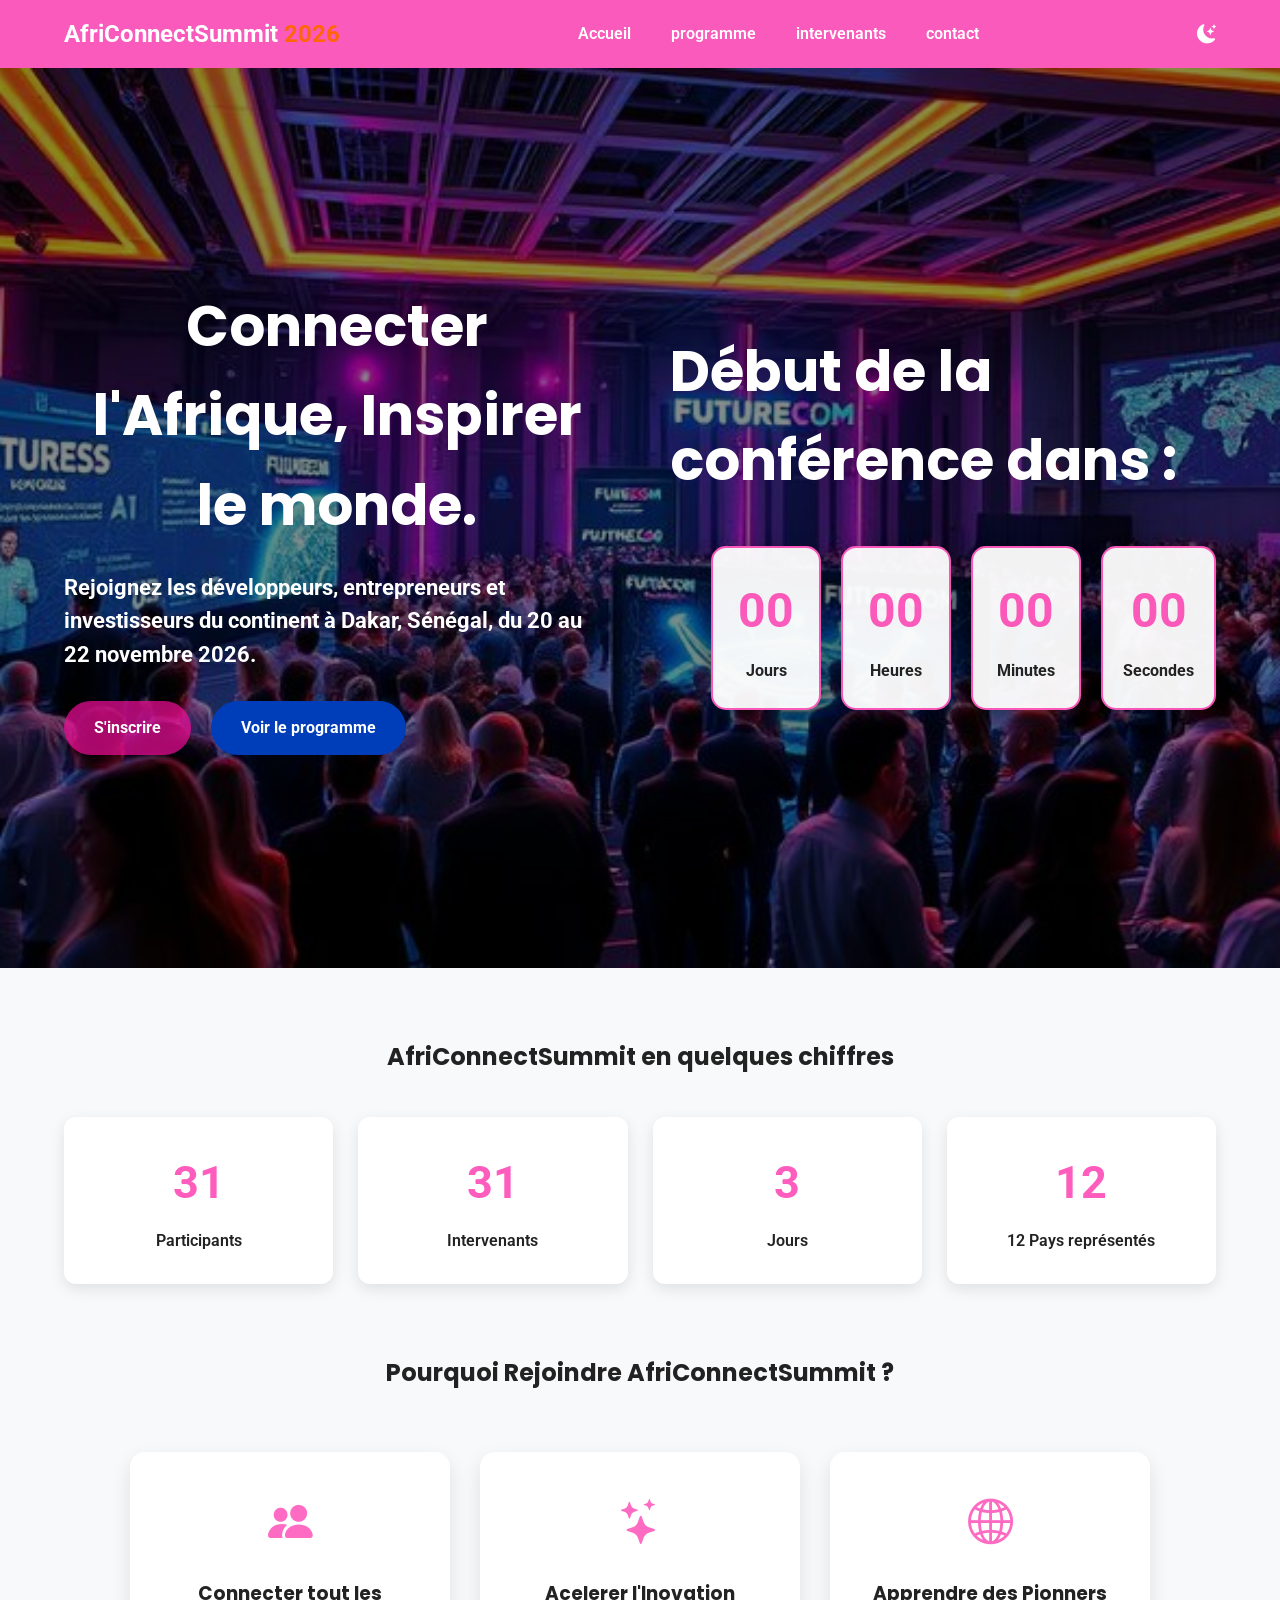
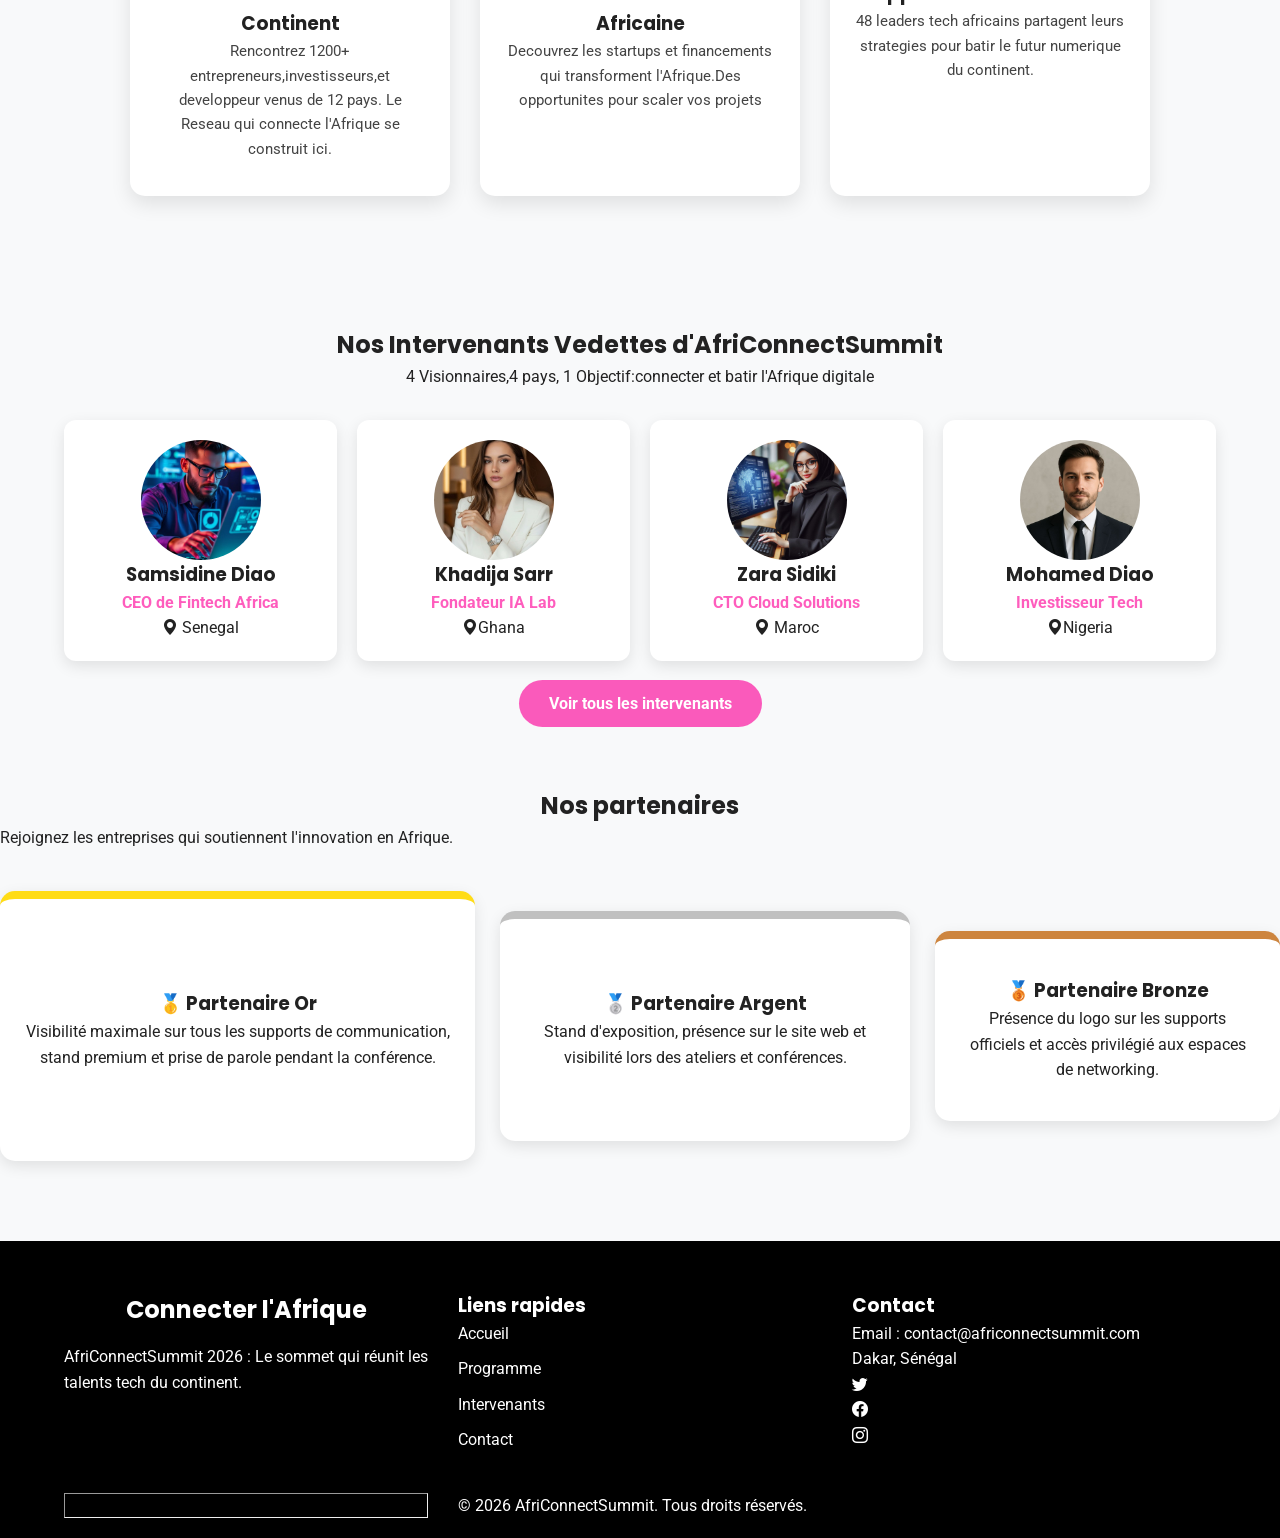
<file: index.html>
<!DOCTYPE html>
<html lang="fr">

<head>
    <meta charset="UTF-8">
    <meta name="viewport" content="width=device-width, initial-scale=1.0">
    <title>AfriConnectSmmit — Accueil</title>
    <link rel="stylesheet" href="css/style.css">
</head>

<body>
    <!-- ================== HEADER ================= -->
    <header>
        <!-- ===================NAVBAR================= -->
        <nav class="navbar">
            <!-- logo -->
            <a href="index.html" class="logo">
                AfriConnectSummit <span>2026</span>
            </a>
            <!-- Menu de navigation  -->
            <ul class="nav-link">
                <li><a href="index.html">Accueil</a></li>
                <li><a href="programme.html">programme</a></li>
                <li><a href="intervenants.html">intervenants</a></li>
                <li><a href="contact.html">contact</a></li>
            </ul>
            <!-- action  -->
            <div class="nav-actions">
                <!-- Bouton dark mode  -->
                <button id="theme-toggle" aria-label="changer le theme">
                    <i class="bi bi-moon-stars-fill"></i>
                </button>
                <!-- Menu hamburger  -->

                <button class="menu-toggle" aria-label="Ouvrir le menu">
                    <i class="bi bi-list"></i>
                </button>

            </div>
        </nav>
    </header>

    <!-- ========================== HERO =============================== -->
    <section class="hero">

        <div class="hero-container">

            <!-- Compteur -->
            <div class="countdown">

                <h1>Début de la conférence dans :</h1>

                <div class="countdown-container">

                    <div class="time-box">
                        <span id="days">00</span>
                        <p>Jours</p>
                    </div>

                    <div class="time-box">
                        <span id="hours">00</span>
                        <p>Heures</p>
                    </div>

                    <div class="time-box">
                        <span id="minutes">00</span>
                        <p>Minutes</p>
                    </div>

                    <div class="time-box">
                        <span id="seconds">00</span>
                        <p>Secondes</p>
                    </div>

                </div>

            </div>

            <!-- Texte -->
            <div class="hero-texte">

                <h2>Connecter l'Afrique, Inspirer le monde.</h2>

                <p>
                    Rejoignez les développeurs, entrepreneurs et investisseurs
                    du continent à Dakar, Sénégal, du 20 au 22 novembre 2026.
                </p>

                <div class="hero-buttons">

                    <a href="contact.html" class="btn btn-primary">
                        S'inscrire
                    </a>

                    <a href="programme.html" class="btn btn-secondary">
                        Voir le programme
                    </a>

                </div>

            </div>

        </div>

    </section>
    <!-- ===================== CHIFFRES CLÉS ===================== -->
    <section class="stats">

        <h2>AfriConnectSummit en quelques chiffres</h2>

        <div class="stats-container">

            <div class="stat-item">
                <span class="counter" data-target="1200">0</span>
                <p> Participants</p>
            </div>

            <div class="stat-item">
                <span class="counter" data-target="48">0</span>
                <p>Intervenants</p>
            </div>

            <div class="stat-item">
                <span class="counter" data-target="3">0</span>
                <p>Jours</p>
            </div>

            <div class="stat-item">
                <span class="counter" data-target="12">0</span>
                <p>12 Pays représentés</p>
            </div>

        </div>

    </section>
    <!-- ==============  Pourquoi participer ============== -->
    <section class="why-join">
        <h2>Pourquoi Rejoindre AfriConnectSummit ?</h2>
        <div class="why-container">

            <div class="why-card">
                <div class="icon"><i class="bi bi-people-fill"></i></div>
                <h3>Connecter tout les Continent</h3>
                <p>Rencontrez 1200+ entrepreneurs,investisseurs,et developpeur venus de 12 pays. Le Reseau qui connecte
                    l'Afrique se construit ici.</p>
            </div>
            <div class="why-card">
                <div class="icon"><i class="bi bi-stars"></i> </div>
                <h3>Acelerer l'Inovation Africaine</h3>
                <p>Decouvrez les startups et financements qui transforment l'Afrique.Des opportunites pour scaler vos
                    projets</p>
            </div>
            <div class="why-card">
                <div class="icon"><i class="bi-globe2"></i></div>
                <h3>Apprendre des Pionners</h3>
                <p>48 leaders tech africains partagent leurs strategies pour batir le futur numerique du continent.</p>
            </div>
        </div>
    </section>
    <!-- ===========================Section Intervenant  Vedettes ==================== -->
    <section class="speakers">
        <h2>Nos Intervenants Vedettes d'AfriConnectSummit</h2>
        <p class="speackers-intro">4 Visionnaires,4 pays, 1 Objectif:connecter et batir l'Afrique digitale </p>
        <div class="speackers-grid">

            <div class="speakers-card">
                <img src="images/avatar16.jpg" alt="Samsidine Diao" width="100">
                <h3>Samsidine Diao</h3>
                <p class="title">CEO de Fintech Africa</p>
                <p><i class="bi bi-geo-alt-fill"> </i>Senegal</p>
            </div>

            <div class="speakers-card">
                <img src="images/avatar4.jpg" alt="Khadija Sarr" width="100">
                <h3>Khadija Sarr</h3>
                <p class="title">Fondateur IA Lab</p>
                <p><i class="bi bi-geo-alt-fill "></i>Ghana</p>
            </div>

            <div class="speakers-card">
                <img src="images/avatar3.jpg" alt="Zara Sidiki" width="100">
                <h3>Zara Sidiki</h3>
                <p class="title">CTO Cloud Solutions</p>
                <p><i class=" bi bi-geo-alt-fill"> </i>Maroc</p>
            </div>

            <div class="speakers-card">
                <img src="images/avatar8.jpg" alt="Mohamed Diao" width="100">
                <h3>Mohamed Diao</h3>
                <p class="title">Investisseur Tech</p>
                <p><i class="  bi bi-geo-alt-fill"></i>Nigeria</p>
            </div>
        </div>
        <a href="intervenants.html" class="btn btn-primary">Voir tous les intervenants</a>
    </section>
    <!-- ===================== SPONSORS =============== -->
    <!-- ================= SPONSORS ================= -->

    <section class="sponsors">

        <h2>Nos partenaires</h2>
        <p>Rejoignez les entreprises qui soutiennent l'innovation en Afrique.</p>

        <div class="sponsors-container">

            <article class="sponsor-card gold">
                <h3>🥇 Partenaire Or</h3>
                <p>Visibilité maximale sur tous les supports de communication, stand premium et prise de parole pendant
                    la conférence.</p>
            </article>

            <article class="sponsor-card silver">
                <h3>🥈 Partenaire Argent</h3>
                <p>Stand d'exposition, présence sur le site web et visibilité lors des ateliers et conférences.</p>
            </article>

            <article class="sponsor-card bronze">
                <h3>🥉 Partenaire Bronze</h3>
                <p>Présence du logo sur les supports officiels et accès privilégié aux espaces de networking.</p>
            </article>

        </div>

    </section>
    <!-- footer  -->
    <footer class="footer">

        <div class="footer-column">
            <h2>Connecter l'Afrique</h2>
            <p>
                AfriConnectSummit 2026 : Le sommet qui réunit les talents tech du continent.
            </p>
        </div>

        <div class="footer-column">
            <h3>Liens rapides</h3>
            <ul>
                <li><a href="index.html">Accueil</a></li>
                <li><a href="programme.html">Programme</a></li>
                <li><a href="intervenants.html">Intervenants</a></li>
                <li><a href="contact.html">Contact</a></li>
            </ul>
        </div>

        <div class="footer-column">
            <h3>Contact</h3>
            <p>Email : contact@africonnectsummit.com</p>
            <p>Dakar, Sénégal</p>

            <a href="#"><i class="bi bi-twitter"></i></a>
            <a href="#"><i class="bi bi-facebook"></i></a>
            <a href="#"><i class="bi bi-instagram"></i></a>
        </div>

        <hr class="bg-secondary">
        <p class="text-center small mb-0">
            © <span id="year"></span> AfriConnectSummit. Tous droits réservés.
        </p>

    </footer>
    <!-- Bouton en  remonte haut -->

    <button id="topBtn">↑</button>



    <link href="https://fonts.googleapis.com/css2?family=Poppins:wght@400;700&family=Roboto&display=swap"
        rel="stylesheet">
    <link href="https://cdn.jsdelivr.net/npm/bootstrap-icons/font/bootstrap-icons.css" rel="stylesheet">
    <script src="js/main.js"></script>

</body>

</html>
</file>
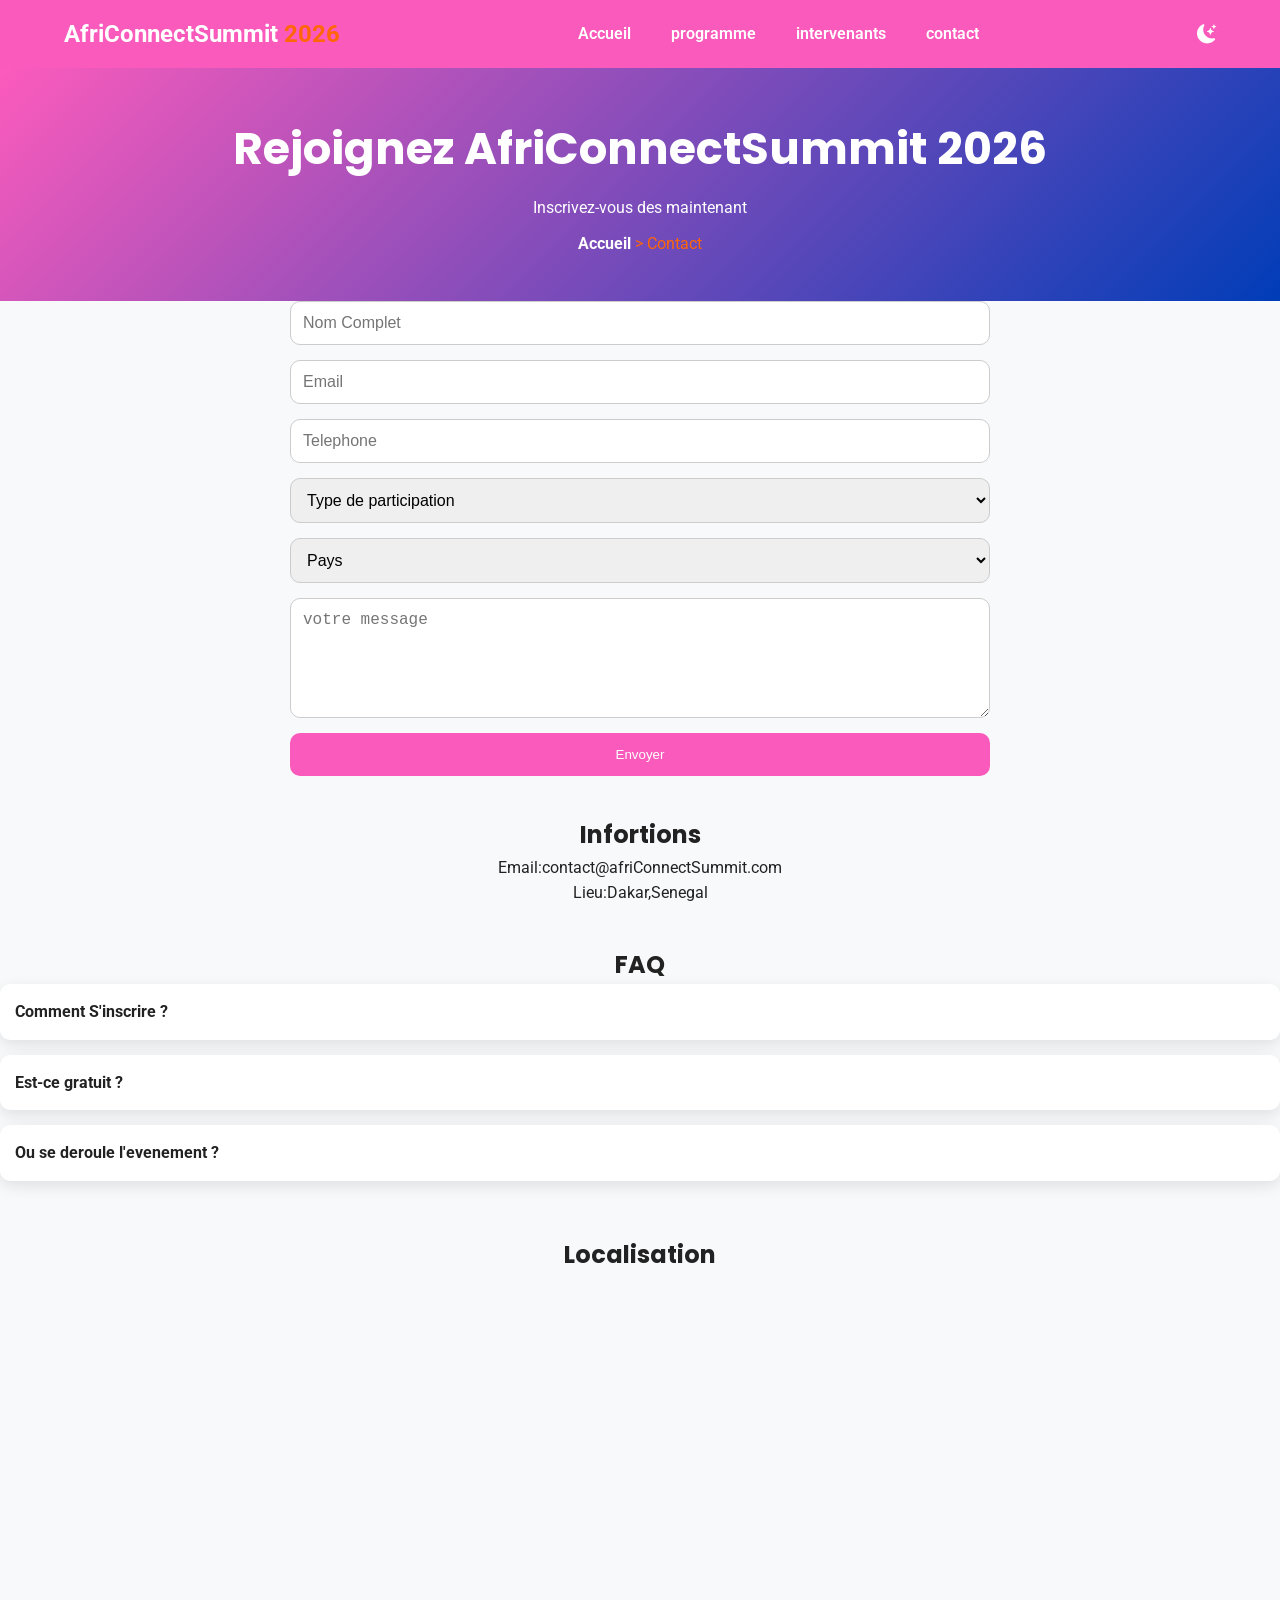
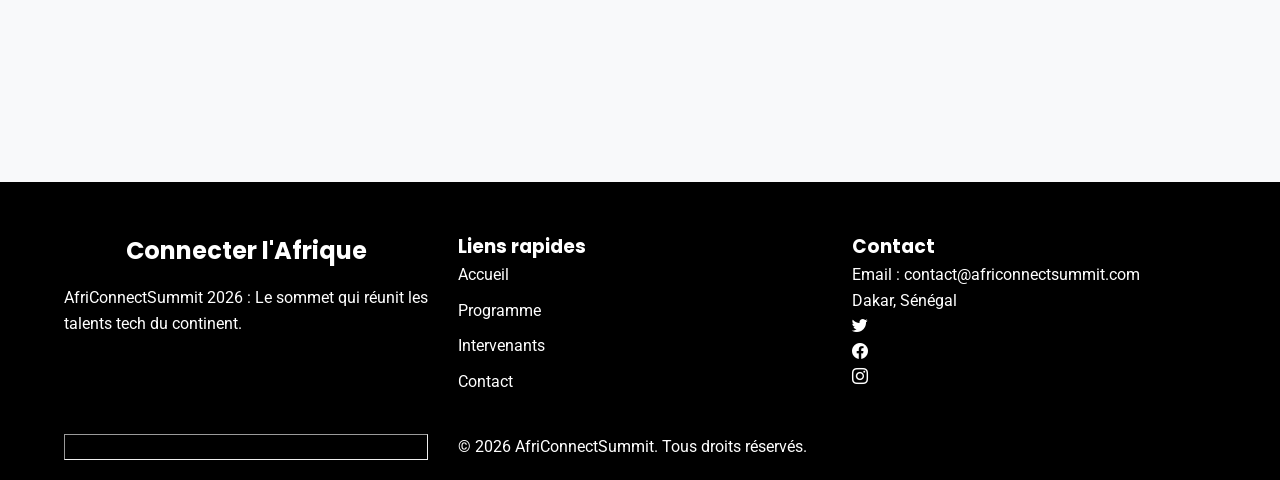
<file: contact.html>
<!DOCTYPE html>
<html lang="fr">

<head>
    <meta charset="UTF-8">
    <meta name="viewport" content="width=device-width, initial-scale=1.0">
    <title>AfriConnectSmmit — contact</title>
    <link rel="stylesheet" href="css/style.css">
</head>

<body>

    <!-- NAVBAR -->
    <!-- ================== HEADER ================= -->
    <header>
        <!-- ===================NAVBAR================= -->
        <nav class="navbar">
            <!-- logo -->
            <a href="index.html" class="logo">
                AfriConnectSummit <span>2026</span>
            </a>
            <!-- Menu de navigation  -->
            <ul class="nav-link">
                <li><a href="index.html">Accueil</a></li>
                <li><a href="programme.html">programme</a></li>
                <li><a href="intervenants.html">intervenants</a></li>
                <li><a href="contact.html">contact</a></li>
            </ul>
            <!-- action  -->
            <div class="nav-actions">
                <!-- Bouton dark mode  -->
                <button id="theme-toggle" aria-label="changer le theme">
                    <i class="bi bi-moon-stars-fill"></i>
                </button>
                <!-- Menu hamburger  -->
                <button class="menu-toggle" aria-label="Ouvrir le menu">
                    <i class="bi bi-list"></i>
                </button>

            </div>
        </nav>
    </header>
    <!-- ==================== HERO INTERNE ==================== -->
    <main>
        <section class="hero-interne">

            <div class="hero-interne-content">

                <h1>Rejoignez AfriConnectSummit 2026</h1>
                <p>Inscrivez-vous des maintenant</p>

                <div class="breadcrumb">
                    <a href="index.html">Accueil</a>
                    <span> &gt; Contact</span>


                </div>
            </div>
        </section>


        <!-- Formulaire  -->
        <form id="contactForm" novalidate>
            <input type="text" id="nom" placeholder="Nom Complet" required>
            <input type="email" id="email" placeholder="Email" required>
            <input type="tel" id="telephone" placeholder="Telephone" required>

            <select required>
                <option value=""> Type de participation</option>
                <option>Etudiant</option>
                <option>Developpeur</option>
                <option>Entrepreneurs</option>
            </select>

            <select required>
                <option value="">Pays</option>
                <option>Senegal</option>
                <option>Mali</option>
                <option>Code d'Ivoire</option>
                <option>Ghana</option>
                <option>Maroc</option>
                <option>Nigeria</option>
                <option>Egypte</option>
                <option>Tunisie</option>
                <option>Rwanda</option>
                <option>Cameroun</option>
            </select>

            <textarea id="message" placeholder="votre message" required></textarea>
            <button type="submit">Envoyer</button>
        </form>


        <div class="info">
            <h2>Infortions</h2>
            <p>Email:contact@afriConnectSummit.com</p>
            <p>Lieu:Dakar,Senegal</p>
        </div>
        <!-- FAQ -->
        <section class="faq-">
            <h2>FAQ</h2>
            <div class="faq-item">
                <input type="checkbox" id="q1">
                <label for="q1">Comment S'inscrire ?</label>
                <p>Remplissez le formulaire ci-dessus.</p>
            </div>
            <div class="faq-item">
                <input type="checkbox" id="q2">
                <label for="q2">Est-ce gratuit ?</label>
                <p>Oui pour les etudiants.</p>
            </div>
            <div class="faq-item">
                <input type="checkbox" id="q3">
                <label for="q3">Ou se deroule l'evenement ?</label>
                <p>A Dakar.</p>
            </div>

        </section>
        <!-- Map -->
        <section class="map">
            <h2>Localisation</h2>
         <div class="map">
    <iframe 
        src="https://www.google.com/maps/embed?pb=!1m18!1m12!1m3!1d3859.2!2d-17.4474!3d14.7167!2m3!1f0!2f0!3f0!3m2!1i1024!2i768!4f13.1!3m3!1m2!1s0xec172xxxx!2sDakar%2C%20Senegal!5e0!3m2!1sfr!2ssn!4v1700000" 
        height="300" 
        style="border:0;" 
        allowfullscreen="" 
        loading="lazy">
    </iframe>
</div>
        </section>

    </main>
    <!-- footer  -->
    <footer class="footer">

        <div class="footer-column">
            <h2>Connecter l'Afrique</h2>
            <p>
                AfriConnectSummit 2026 : Le sommet qui réunit les talents tech du continent.
            </p>
        </div>

        <div class="footer-column">
            <h3>Liens rapides</h3>
            <ul>
                <li><a href="index.html">Accueil</a></li>
                <li><a href="programme.html">Programme</a></li>
                <li><a href="intervenants.html">Intervenants</a></li>
                <li><a href="contact.html">Contact</a></li>
            </ul>
        </div>

        <div class="footer-column">
            <h3>Contact</h3>
            <p>Email : contact@africonnectsummit.com</p>
            <p>Dakar, Sénégal</p>

            <a href="#"><i class="bi bi-twitter"></i></a>
            <a href="#"><i class="bi bi-facebook"></i></a>
            <a href="#"><i class="bi bi-instagram"></i></a>
        </div>

        <hr class="bg-secondary">
        <p class="text-center small mb-0">
            © <span id="year"></span> AfriConnectSummit. Tous droits réservés.
        </p>

    </footer>
    <!-- Bouton en  remonte haut -->
    <button id="topBtn">↑</button>





    <link href="https://fonts.googleapis.com/css2?family=Poppins:wght@400;700&family=Roboto&display=swap"
        rel="stylesheet">
    <link href="https://cdn.jsdelivr.net/npm/bootstrap-icons/font/bootstrap-icons.css" rel="stylesheet">
    <script src="js/main.js"></script>

</body>

</html>
</file>
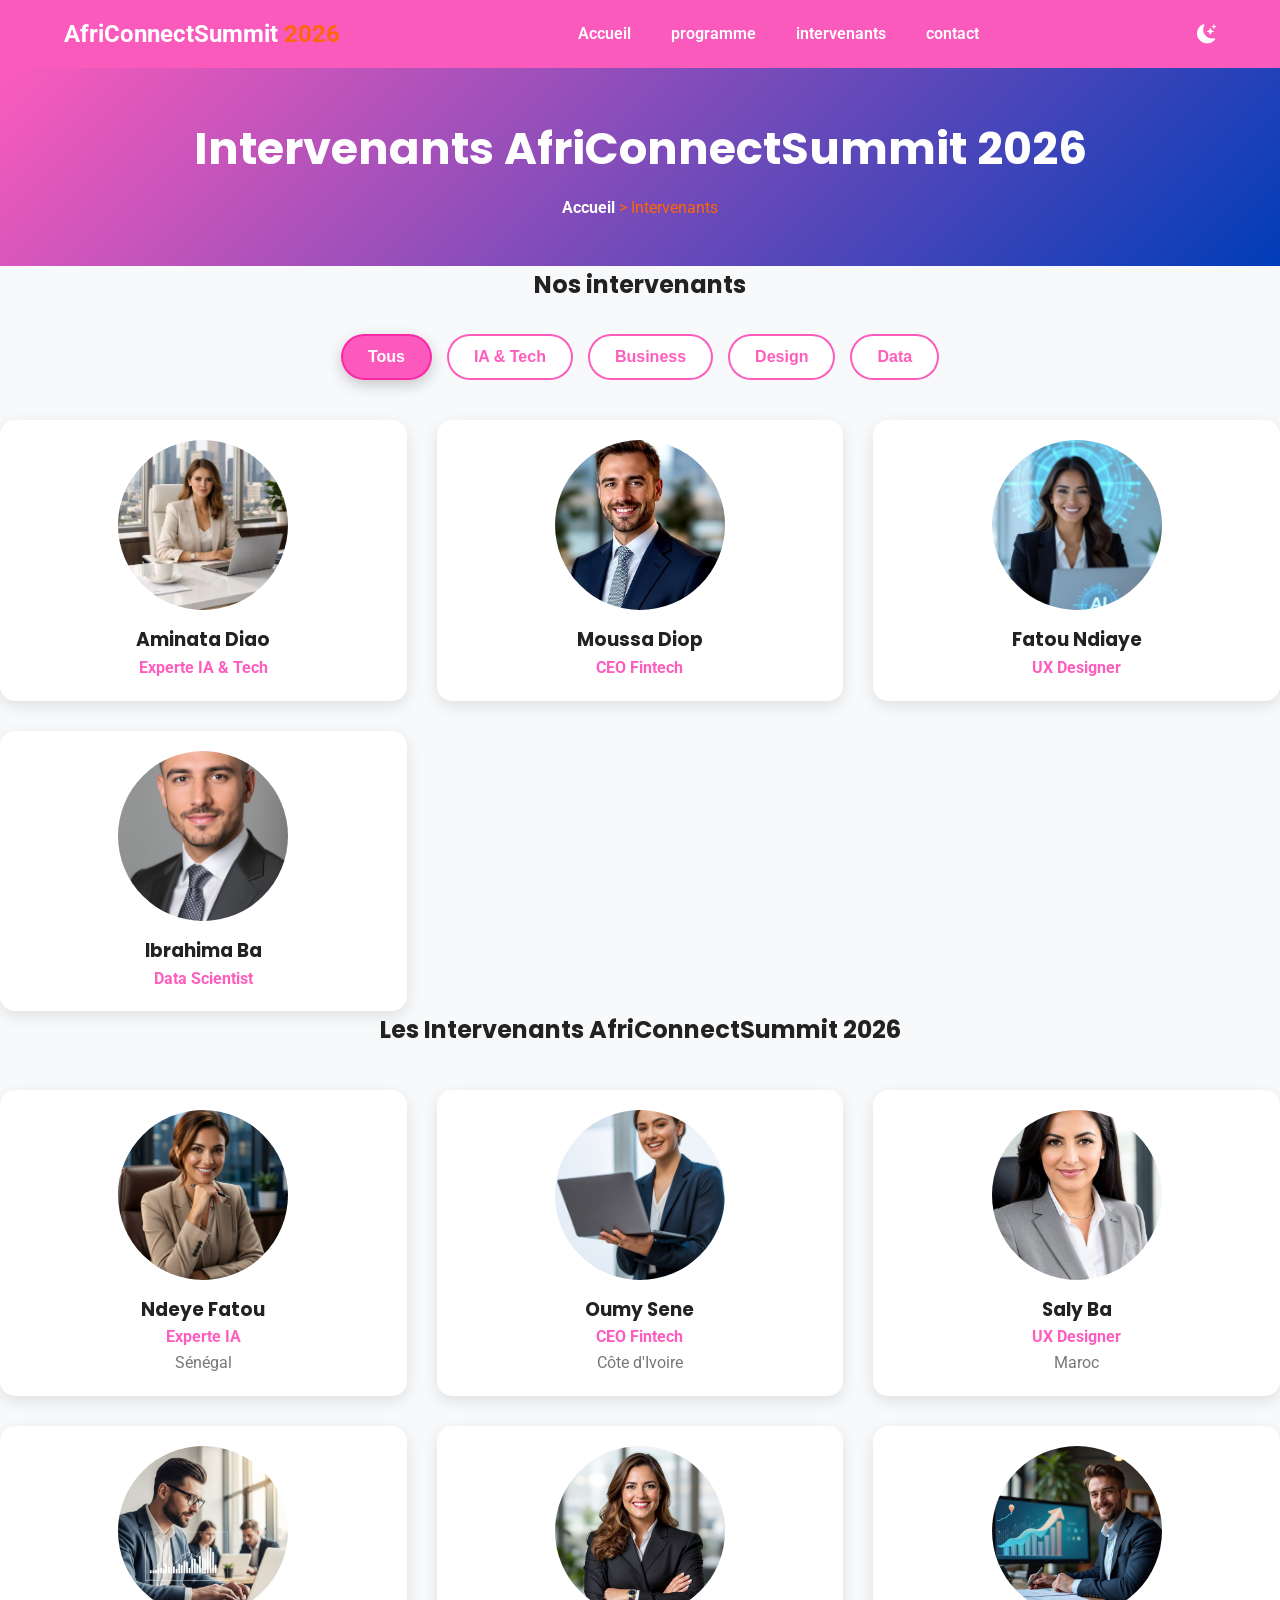
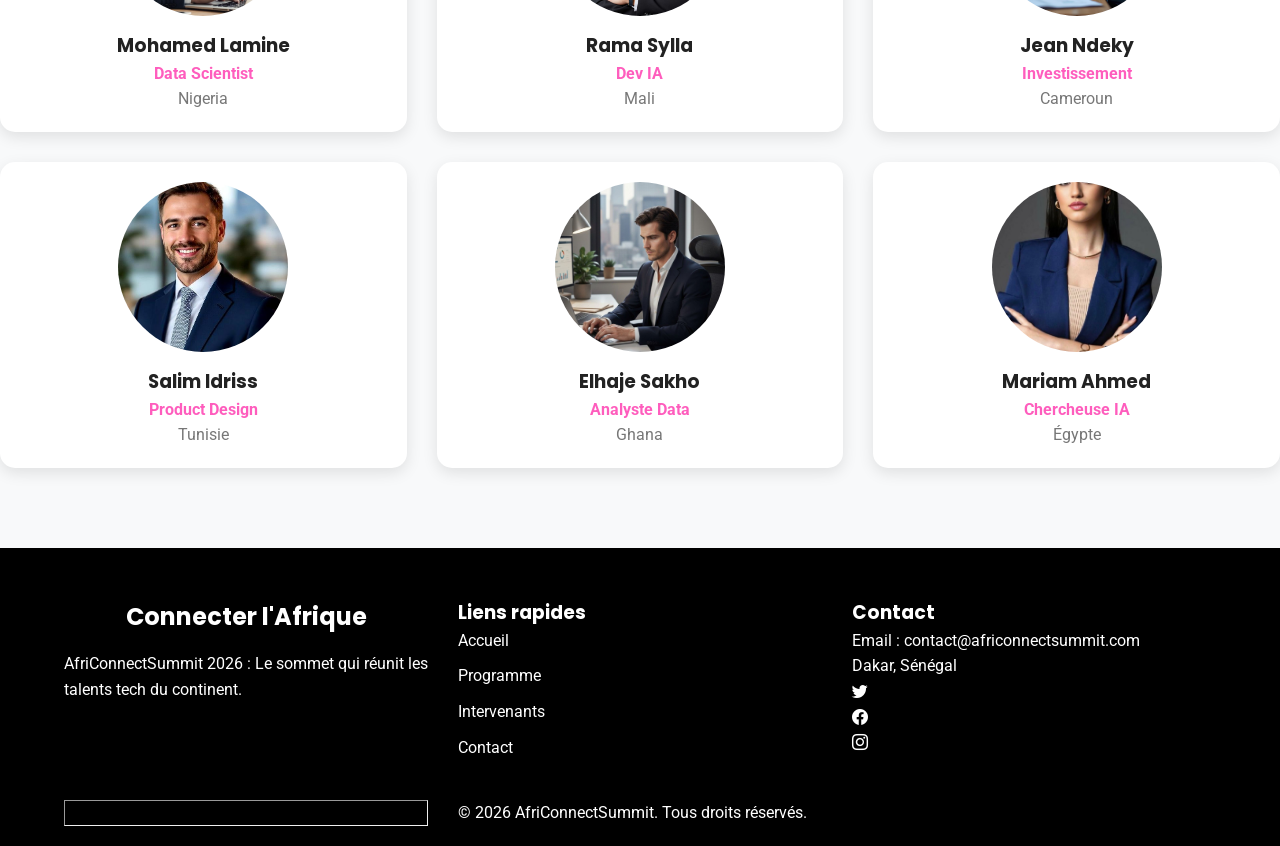
<file: intervenants.html>
<!DOCTYPE html>
<html lang="fr">

<head>
    <meta charset="UTF-8">
    <meta name="viewport" content="width=device-width, initial-scale=1.0">
    <title>AfriConnectSmmit — intervenants</title>
    <link rel="stylesheet" href="css/style.css">
</head>

<body>
    <!-- ================== HEADER ================= -->
    <header>
        <!-- ===================NAVBAR================= -->
        <nav class="navbar">
            <!-- logo -->
            <a href="index.html" class="logo">
                AfriConnectSummit <span>2026</span>
            </a>
            <!-- Menu de navigation  -->
            <ul class="nav-link">
                <li><a href="index.html">Accueil</a></li>
                <li><a href="programme.html">programme</a></li>
                <li><a href="intervenants.html">intervenants</a></li>
                <li><a href="contact.html">contact</a></li>
            </ul>
            <!-- action  -->
            <div class="nav-actions">
                <!-- Bouton dark mode  -->
                <button id="theme-toggle" aria-label="changer le theme">
                    <i class="bi bi-moon-stars-fill"></i>
                </button>
                <!-- Menu hamburger  -->
                <button class="menu-toggle" aria-label="Ouvrir le menu">
                    <i class="bi bi-list"></i>
                </button>

            </div>
        </nav>
    </header>
    <!-- HERO INTERNE    -->

    <section class="hero-interne">

        <div class="hero-interne-content">

            <h1>Intervenants AfriConnectSummit 2026</h1>

            <div class="breadcrumb">
                <a href="index.html">Accueil</a>
                <span> &gt; Intervenants</span>
            </div>

        </div>

    </section>

    <!-- FILTRAGE DYNAMIQUE -->

    <section class="intervenants">
        <div class="container">
            <h2>Nos intervenants</h2>

            <!-- Boutons de filtre -->
            <div class="filtres">
              <button class="btn-filtre active" data-filtre="all">Tous</button>
                <button class="btn-filtre" data-filtre="ia">IA & Tech</button>
                <button class="btn-filtre" data-filtre="business">Business</button>
                <button class="btn-filtre" data-filtre="design">Design</button>
                <button class="btn-filtre" data-filtre="data">Data</button>
            </div>

            <!-- Première grille -->
            <div class="grille-intervenants">

                <article class="carte-intervenant" data-categorie="ia">
                    <img src="images/intervants1.jpg" alt="Aminata Diao" width="200">
                    <h3>Aminata Diao</h3>
                    <p class="specialiste">Experte IA & Tech</p>
                </article>

                <article class="carte-intervenant" data-categorie="business">
                    <img src="images/intervants7.jpg" alt="Moussa Diop" width="200">
                    <h3>Moussa Diop</h3>
                    <p class="specialiste">CEO Fintech</p>
                </article>

                <article class="carte-intervenant" data-categorie="design">
                    <img src="images/intervants3.jpg" alt="Fatou Ndiaye" width="200">
                    <h3>Fatou Ndiaye</h3>
                    <p class="specialiste">UX Designer</p>
                </article>

                <article class="carte-intervenant" data-categorie="data">
                    <img src="images/intervants14.jpg" alt="Ibrahima Ba" width="200">
                    <h3>Ibrahima Ba</h3>
                    <p class="specialiste">Data Scientist</p>
                </article>

            </div>
        </div>
    </section>

    <!-- DEUXIÈME GRILLE -->


    <section class="intervenants">
        <h2>Les Intervenants AfriConnectSummit 2026</h2>
        <div class="grille-intervenants">
        <article class="carte-intervenant" data-categorie="ia">
            <img src="images/intervants5.jpg" alt="Ndeye Fatou" width="200">
            <h3>Ndeye Fatou</h3>
            <p class="specialiste">Experte IA</p>
            <p class="pays">Sénégal</p>
        </article>

        <article class="carte-intervenant" data-categorie="business">
            <img src="images/intervants6.jpg" alt="Oumy Sene" width="200">
            <h3>Oumy Sene</h3>
            <p class="specialiste">CEO Fintech</p>
            <p class="pays">Côte d'Ivoire</p>
        </article>

        <article class="carte-intervenant" data-categorie="design">
            <img src="images/intervants15.jpg" alt="Saly Ba" width="200">
            <h3>Saly Ba</h3>
            <p class="specialiste">UX Designer</p>
            <p class="pays">Maroc</p>
        </article>

        <article class="carte-intervenant" data-categorie="data">
            <img src="images/intervants12.jpg" alt="Mohamed Lamine" width="200">
            <h3>Mohamed Lamine</h3>
            <p class="specialiste">Data Scientist</p>
            <p class="pays">Nigeria</p>
        </article>

        <article class="carte-intervenant" data-categorie="ia">
            <img src="images/sponsors2.jpg" alt="Rama Sylla" width="200">
            <h3>Rama Sylla</h3>
            <p class="specialiste">Dev IA</p>
            <p class="pays">Mali</p>
        </article>

        <article class="carte-intervenant" data-categorie="ia">
            <img src="images/intervants11.jpg" alt="Jean Ndeky" width="200">
            <h3>Jean Ndeky</h3>
            <p class="specialiste">Investissement</p>
            <p class="pays">Cameroun</p>
        </article>

        <article class="carte-intervenant" data-categorie="design">
            <img src="images/intervants7.jpg" alt="Salim Idriss" width="200">
            <h3>Salim Idriss</h3>
            <p class="specialiste">Product Design</p>
            <p class="pays">Tunisie</p>
        </article>

        <article class="carte-intervenant" data-categorie="data">
            <img src="images/intervants9.jpg" alt="Elhaje Sakho" width="200">
            <h3>Elhaje Sakho</h3>
            <p class="specialiste">Analyste Data</p>
            <p class="pays">Ghana</p>
        </article>

        <article class="carte-intervenant" data-categorie="ia">
            <img src="images/avatar6.jpg" alt="Mariam Ahmed" width="200">
            <h3>Mariam Ahmed</h3>
            <p class="specialiste">Chercheuse IA</p>
            <p class="pays">Égypte</p>
        </article>
        </div>
    </section>
    <!-- =====================   Footer ============================ -->
    <footer class="footer">

        <div class="footer-column">
            <h2>Connecter l'Afrique</h2>
            <p>
                AfriConnectSummit 2026 : Le sommet qui réunit les talents tech du continent.
            </p>
        </div>

        <div class="footer-column">
            <h3>Liens rapides</h3>
            <ul>
                <li><a href="index.html">Accueil</a></li>
                <li><a href="programme.html">Programme</a></li>
                <li><a href="intervenants.html">Intervenants</a></li>
                <li><a href="contact.html">Contact</a></li>
            </ul>
        </div>

        <div class="footer-column">
            <h3>Contact</h3>
            <p>Email : contact@africonnectsummit.com</p>
            <p>Dakar, Sénégal</p>

            <a href="#"><i class="bi bi-twitter"></i></a>
            <a href="#"><i class="bi bi-facebook"></i></a>
            <a href="#"><i class="bi bi-instagram"></i></a>
        </div>
        <hr class="bg-secondary">
        <p class="text-center small mb-0">
            © <span id="year"></span> AfriConnectSummit. Tous droits réservés.
        </p>



    </footer>
    <!-- Bouton en  remonte haut -->
    <button id="topBtn">↑</button>


    <link href="https://fonts.googleapis.com/css2?family=Poppins:wght@400;700&family=Roboto&display=swap"
        rel="stylesheet">
    <link href="https://cdn.jsdelivr.net/npm/bootstrap-icons/font/bootstrap-icons.css" rel="stylesheet">
    <script src="js/main.js"></script>



</body>

</html>
</file>
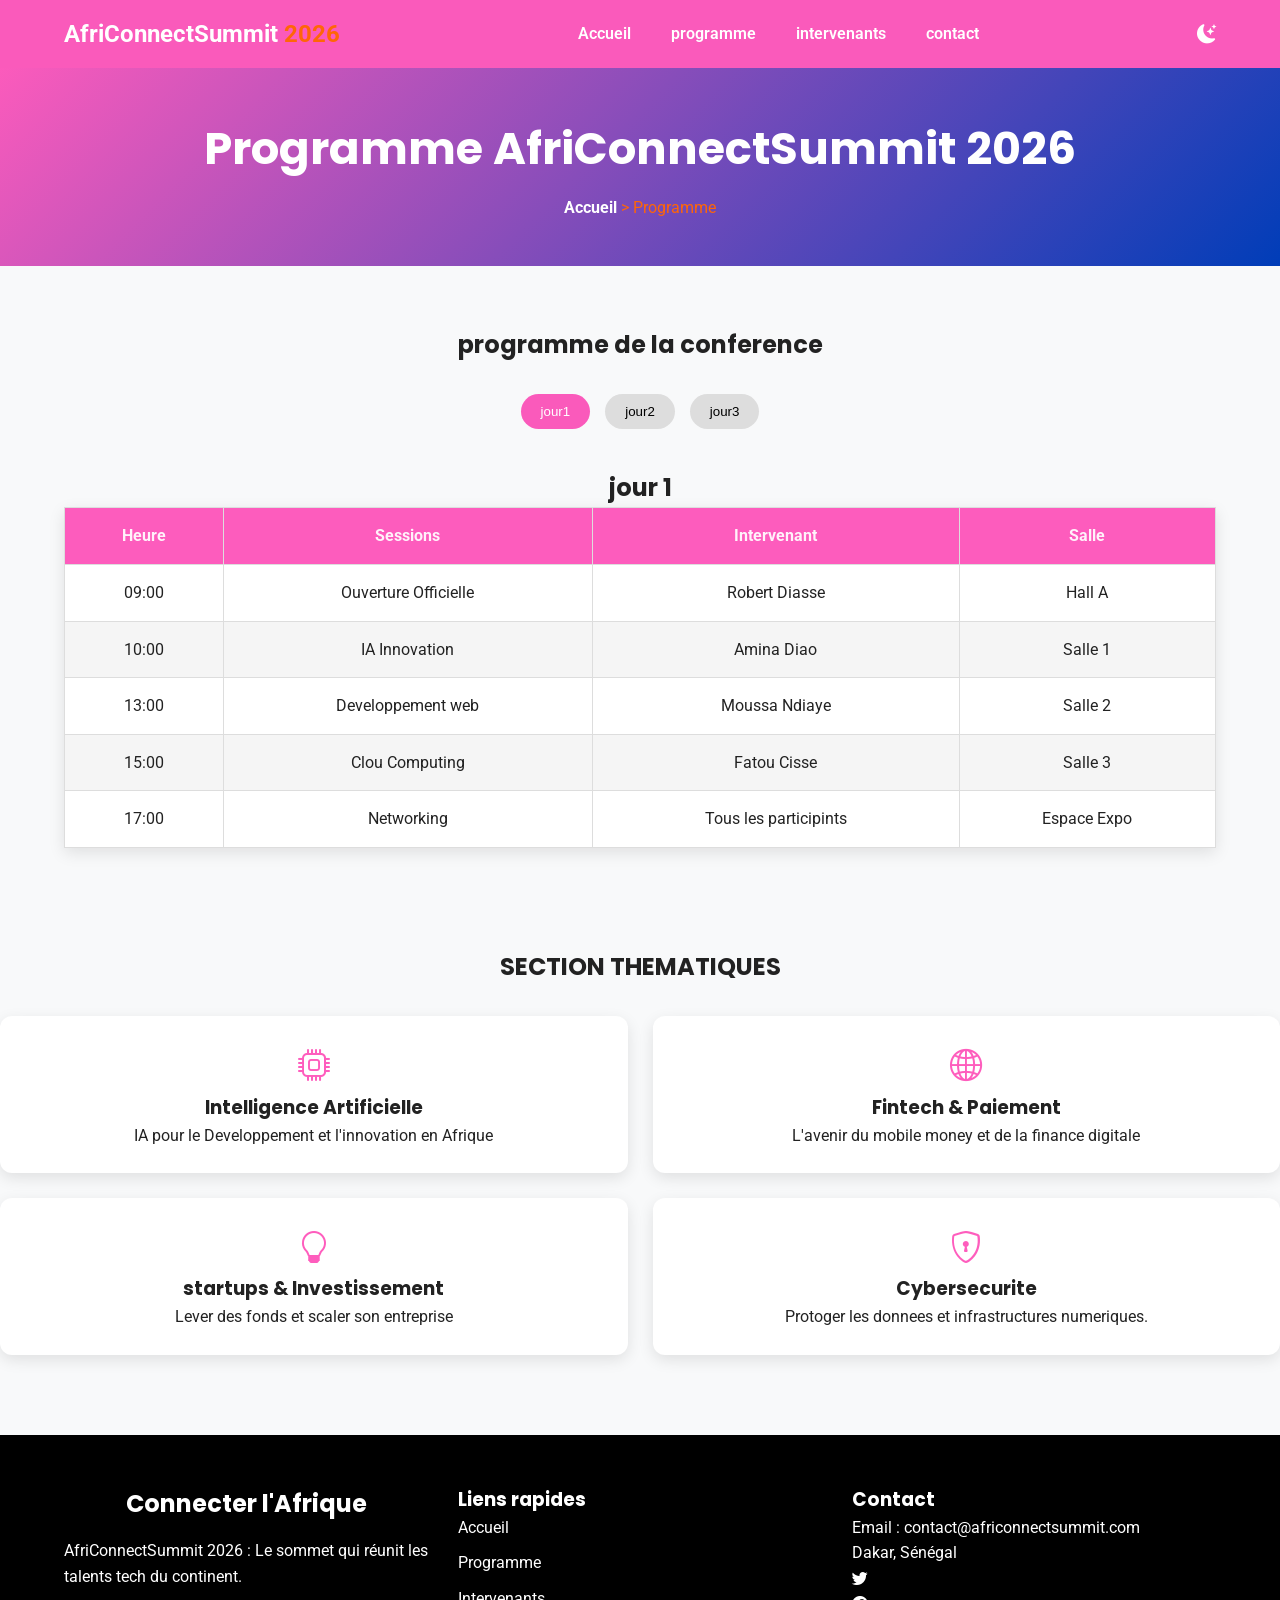
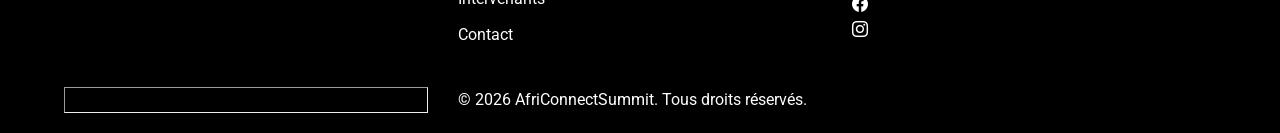
<file: programme.html>
<!DOCTYPE html>
<html lang="fr">

<head>
    <meta charset="UTF-8">
    <meta name="viewport" content="width=device-width, initial-scale=1.0">
    <title>AfriConnectSmmit — programme</title>
    <link rel="stylesheet" href="css/style.css">
</head>

<body>
    <!-- ================== HEADER ================= -->
    <header>
        <!-- ===================NAVBAR================= -->
        <nav class="navbar">
            <!-- logo -->
            <a href="index.html" class="logo">
                AfriConnectSummit <span>2026</span>
            </a>
            <!-- Menu de navigation  -->
            <ul class="nav-link">
                <li><a href="index.html">Accueil</a></li>
                <li><a href="programme.html">programme</a></li>
                <li><a href="intervenants.html">intervenants</a></li>
                <li><a href="contact.html">contact</a></li>
            </ul>
            <!-- action  -->
            <div class="nav-actions">
                <!-- Bouton dark mode  -->
                <button id="theme-toggle" aria-label="changer le theme">
                    <i class="bi bi-moon-stars-fill"></i>
                </button>
                <!-- Menu hamburger  -->
                <button class="menu-toggle" aria-label="Ouvrir le menu">
                    <i class="bi bi-list"></i>
                </button>

            </div>
        </nav>
    </header>
    <!-- ==================== HERO INTERNE ========== -->
    <section class="hero-interne">

        <div class="hero-interne-content">

            <h1>Programme AfriConnectSummit 2026</h1>

            <div class="breadcrumb">
                <a href="index.html">Accueil</a>
                <span> &gt; Programme</span>
            </div>

        </div>

    </section>

    <!-- ========================= ONGLETS 3 JOURS  ============== -->
    <!-- table   -->

    <section class="programme">
        <h2>programme de la conference</h2>
        <!-- buttons -->
        <div class="tabs">
            <button class="tab-btn active" data-day="jour1">jour1</button>
            <button class="tab-btn" data-day="jour2">jour2</button>
            <button class="tab-btn" data-day="jour3">jour3</button>
        </div>

        <article id="jour1" class="tab-content active">
            <h2>jour 1</h2>
            <table>
                <thead>
                    <tr>
                        <th>Heure</th>
                        <th>Sessions</th>
                        <th>Intervenant</th>
                        <th>Salle</th>
                    </tr>
                </thead>
                <tbody>
                    <tr>
                        <td>09:00 </td>
                        <td>Ouverture Officielle</td>
                        <td>Robert Diasse</td>
                        <td>Hall A</td>
                    </tr>
                    <tr>
                        <td>10:00</td>
                        <td>IA Innovation</td>
                        <td>Amina Diao</td>
                        <td>Salle 1</td>
                    </tr>
                    <tr>
                        <td>13:00 </td>
                        <td>Developpement web</td>
                        <td>Moussa Ndiaye</td>
                        <td>Salle 2</td>
                    </tr>
                    <tr>
                        <td>15:00 </td>
                        <td>Clou Computing</td>
                        <td>Fatou Cisse</td>
                        <td>Salle 3</td>
                    </tr>
                    <tr>
                        <td>17:00 </td>
                        <td>Networking</td>
                        <td>Tous les participints</td>
                        <td>Espace Expo</td>
                    </tr>
                </tbody>
            </table>
        </article>

        <article id="jour2" class="tab-content ">
            <h2>jours 2</h2>
            <table>
                <thead>
                    <tr>
                        <th>Heure</th>
                        <th>Sessions</th>
                        <th>Intervenant</th>
                        <th>Salle</th>
                    </tr>
                </thead>
                <tbody>
                    <tr>
                        <td>09:00 </td>
                        <td>Ouverture Officielle</td>
                        <td>Robert Diasse</td>
                        <td>Hall A</td>
                    </tr>

                    <tr>
                        <td>10:00</td>
                        <td>Cybersecurite</td>
                        <td>Jean Ndeky</td>
                        <td>Salle 1</td>
                    </tr>
                    <tr>
                        <td>13:00 </td>
                        <td>Cloud Computing</td>
                        <td>Mariam Ahmed</td>
                        <td>Salle 2</td>
                    </tr>
                    <tr>
                        <td>15:00 </td>
                        <td>Investisseur tech</td>
                        <td>Mohamed Diao</td>
                        <td>Salle 3</td>
                    </tr>
                    <tr>
                        <td>17:00 </td>
                        <td>Networking</td>
                        <td>Tous les participints</td>
                        <td>Espace Expo</td>
                    </tr>
                </tbody>
            </table>
        </article>
        <article id="jour3" class="tab-content ">
            <h2>jour 3</h2>
            <table>
                <thead>
                    <tr>
                        <th>Heure</th>
                        <th>Sessions</th>
                        <th>Intervenant</th>
                        <th>Salle</th>
                    </tr>
                </thead>
                <tbody>
                    <tr>
                        <td>09:00 </td>
                        <td>Ouverture Officielle</td>
                        <td>Robert Diasse</td>
                        <td>Hall A</td>
                    </tr>
                    <tr>
                        <td>10:00</td>
                        <td>Dev IA</td>
                        <td>Rama sylla</td>
                        <td>Salle 1</td>
                    </tr>
                    <tr>
                        <td>13:00 </td>
                        <td>Big Data</td>
                        <td>Ibrahima Ba</td>
                        <td>Salle 2</td>
                    </tr>
                    <tr>
                        <td>15:00 </td>
                        <td>UX Design</td>
                        <td>Saly Ba</td>
                        <td>Salle 3</td>
                    </tr>
                    <tr>
                        <td>17:00 </td>
                        <td>Networking</td>
                        <td>Tous les participints</td>
                        <td>Espace Expo</td>
                    </tr>
                </tbody>
            </table>
        </article>
    </section>
    <!-- section thematique  -->
    <section class="thematique">
        <div class="container">
            <h2>SECTION THEMATIQUES</h2>
            <div class="thematiques-grid">
                <article class="thematique-card">
                    <i class="bi bi-cpu"></i>
                    <h3>Intelligence Artificielle</h3>
                    <p>IA pour le Developpement et l'innovation en Afrique </p>
                </article>
                <article class="thematique-card">
                    <i class="bi bi-globe2"></i>
                    <h3>Fintech & Paiement</h3>
                    <p>L'avenir du mobile money et de la finance digitale</p>
                </article>

                <article class="thematique-card">
                    <i class="bi bi-lightbulb"></i>
                    <h3>startups & Investissement</h3>
                    <p>Lever des fonds et scaler son entreprise</p>
                </article>

                <article class="thematique-card">
                    <i class="bi bi-shield-lock"></i>
                    <h3>Cybersecurite</h3>
                    <p>Protoger les donnees et infrastructures numeriques.</p>
                </article>
            </div>
        </div>
    </section>
    <!-- =====================   Footer ============================ -->



    <footer class="footer">

        <div class="footer-column">
            <h2>Connecter l'Afrique</h2>
            <p>
                AfriConnectSummit 2026 : Le sommet qui réunit les talents tech du continent.
            </p>
        </div>

        <div class="footer-column">
            <h3>Liens rapides</h3>
            <ul>
                <li><a href="index.html">Accueil</a></li>
                <li><a href="programme.html">Programme</a></li>
                <li><a href="intervenants.html">Intervenants</a></li>
                <li><a href="contact.html">Contact</a></li>
            </ul>
        </div>

        <div class="footer-column">
            <h3>Contact</h3>
            <p>Email : contact@africonnectsummit.com</p>
            <p>Dakar, Sénégal</p>

            <a href="#"><i class="bi bi-twitter"></i></a>
            <a href="#"><i class="bi bi-facebook"></i></a>
            <a href="#"><i class="bi bi-instagram"></i></a>
        </div>

        <hr class="bg-secondary">
        <p class="text-center small mb-0">
            © <span id="year"></span> AfriConnectSummit. Tous droits réservés.
        </p>

    </footer>
    <!-- Bouton en  remonte haut -->
    <button id="topBtn">↑</button>

    <link href="https://fonts.googleapis.com/css2?family=Poppins:wght@400;700&family=Roboto&display=swap"
        rel="stylesheet">
    <link href="https://cdn.jsdelivr.net/npm/bootstrap-icons/font/bootstrap-icons.css" rel="stylesheet">
    <script src="js/main.js"></script>
</body>

</html>
</file>
<file: css/style.css>
/* ================= COMMIT 3 ================= */

/*================ VARIABLES ================*/
:root{
    
    --primary:#fd0d9dab;
    --secondary:#003db8;
    --accent:#ff6607;
    --dark:#222;
    --light:#f8f9fa;
    --white:#fff;
    --radius:12px;
    --shadow:0 5px 15px rgba(0,0,0,.1);

}

/*================ RESET ================*/
  /* reset universel: enleve les marges par defaut du navigateur */
*{
    margin:0;
    padding:0;
    box-sizing:border-box;  /* width/height inclut padding plus border  */
}

body{
    font-family:'Roboto',sans-serif;
    background:var(--light);
    color:var(--dark);
    line-height:1.6;
}

h1,h2,h3{
    font-family:'Poppins',sans-serif;
}

h2{
    text-align:center;
}

img{
    max-width:100%; /* rend les images responsives */
    display:block;
}

a{
    text-decoration:none;
}

/*================ NAVBAR ================*/

.navbar{
    display:flex; /* passe en flexbox */
    justify-content:space-between; /* logo a gauche,menu a droite */
    align-items:center;
    background:var(--primary);
    padding:15px 5%;
}

.nav-link{
    display:flex;
    align-items:center;
    list-style:none;
    gap:20px;
}

.logo{
    color:var(--white);
    font-size:1.5rem;
    font-weight:bold;
}

.logo span{
    color:var(--accent);
}

.logo-date{
    font-size:.8rem;
}

.nav-link li{
    list-style:none;
}

.nav-link a{
    color:var(--white);
    margin-left:20px;
    font-weight:600;
    transition:.3s; /* animation fluiede de 0.3s au hover  */
}

.nav-link a:hover{
    color:var(--accent);
}

.nav-actions{
    display:flex;
    gap:10px;
}

.nav-actions button{
    border:none;
    background:transparent;
    color:#fff;
    font-size:1.2rem;
    cursor:pointer;
}

/* Desktop */
.menu-toggle{
    display:none;
    background:none;
    border:none;
    font-size:1.8rem;
    cursor:pointer;
}

/* Mobile / tablette */
@media(max-width:992px){

    .menu-toggle{
        display:block;
    }

    .nav-link{
        display:none;
    }
}
/*================ HERO ACCUEIL ================*/

.hero{
    background:url("../images/hero.jpg") center center/cover no-repeat;
    /* shorthand:images centre,couvre tout le bloc , ne se repete pas  */
    min-height:100vh;  /* prend 100% de la hauteur de l'ecran */
    position:relative;
    overflow:hidden;
    display:flex;
    align-items:center;
}

.hero::before{
    content:"";
    position:absolute;
    inset:0;
    background:rgba(0, 0, 0, 0.45);
}
.hero-container{
    position:relative;
    z-index:2;  /* z-index plus haut que : before  */
    width:100%;
    padding:0 5%;

    display:flex;
    justify-content:space-between;
    align-items:center;
    gap:60px;
}


 .hero-texte{
    order:1;
    flex:1;
    max-width:600px;
    color:#fff;
}



.hero-texte h2,h1{
    font-size:3.5rem;
    margin-bottom:20px;
    color:#fff;
}
.hero-texte p{
    font-size: 1.4rem;
    font-weight: 700;
    line-height: 1.5;
    margin-bottom: 30px;
}

.hero-buttons{
    display:flex;
    gap:20px;
}

.btn{
    padding:14px 30px; /* bouton gros et cliquable */
    border-radius:30px;
    color:#fff;
    font-weight:bold;
    transition:.3s;
}

.btn-primary{
    background:var(--primary);
}

.btn-secondary{
    background:var(--secondary);
}

.btn:hover{
    transform:translateY(-5px);
}

/*================ COMPTEUR ================*/



 .countdown{
    order:2;
    flex:1;
    display:flex;
    flex-direction:column;
    align-items:flex-end;
}

.countdown h2{
    color:#fff;
    text-align:left;
    margin-bottom:25px;
    font-size:2rem;
    font-weight:bold;
    text-shadow:2px 2px 8px rgba(0,0,0,.6);
}

.countdown-container{
    display:flex;
    gap:20px;
    margin-top:20px;
    flex-wrap:wrap;   /* passe a la ligne sur petit ecrant */
    justify-content:flex-start;
}

.time-box{
    background:rgba(255,255,255,.95);
    padding:25px 20px;
    border-radius:15px;
    box-shadow:0 8px 20px rgba(0,0,0,.35);
    min-width:110px;
    text-align:center;
    border:2px solid var(--primary);
}

.time-box span{
    display:block;
    font-size:3rem;
    font-weight:bold;
    color:var(--primary);
}
.time-box p{
    margin-top:8px;
    font-size:1rem;
    font-weight:bold;
    color:var(--dark);
}
/*================ CHIFFRES CLÉS ================*/

.stats{
    padding:70px 5%;
    background:var(--light);  /* fond grix clair */
    text-align:center;
}

.stats h2{
    margin-bottom:40px;
    color:var(--dark);
}

.stats-container{
    display:grid;
    grid-template-columns:repeat(4,1fr);
    gap:25px;
}

.stat-item{
    background:var(--white);
    padding:30px 20px;
    border-radius:var(--radius);
    box-shadow:var(--shadow);
    transition:.3s;
}

.stat-item:hover{
    transform:translateY(-8px);   /* monte la carte au survol */
    border-top:5px solid var(--primary);
}

.counter{
    display:block;
    font-size:2.8rem;
    font-weight:bold;
    color:var(--primary);
    margin-bottom:10px;
}

.stat-item p{
    font-size:1rem;
    font-weight:600;
    color:var(--dark);
}

/*================ RESPONSIVE ================*/
/* tablette:2 colonne au lieu de 4 */
@media(max-width:992px){

    .stats-container{
        grid-template-columns:repeat(2,1fr);
    }

}

@media(max-width:576px){

    .stats-container{
        grid-template-columns:1fr;
    }

}
@media (max-width:768px){

    .hero-container{
        flex-direction:column;
        text-align:center;
    }

    .hero-texte{
        order:1;
    }

    .countdown{
        order:2;
        align-items:center;
    }

    .countdown-container{
        justify-content:center;
    }
}
/*================ ANIMATION HERO ================*/

@keyframes zoomHero{
    from{
        background-size:100%;  /* debut: taile normale */
    }
    to{
        background-size:110%; /* fin:zoom de 10% */
    }
}

.hero{
    animation:zoomHero 12s ease-in-out infinite alternate;
    /* 12s,fluide,boucle infinie,faits aller-retour */
}
/* ==================== interne ============ */
/* pour les autres pages:contact,programme,etc */
.hero-interne{
    background:linear-gradient(135deg, var(--primary), var(--secondary));
    color:var(--white);
    padding:45px 5%;
    text-align:center;
}

.hero-interne-content{
    max-width:1200px;
    margin:auto;
}

.hero-interne h1{
    font-size:2.8rem;
    margin-bottom:10px;
    color:#fff;
}

.breadcrumb{
    margin-top:10px;
}

.breadcrumb a{
    color:#fff;
    text-decoration:none;
    font-weight:bold;
}

.breadcrumb span{
    color:var(--accent);
}


.breadcrumb span{
    color:var(--accent);
}
/*================ POURQUOI PARTICIPER ================*/

/* CONTENEUR DES 3 CARTES */
.why-container {
  display: flex ;
  justify-content: center ;
  gap: 30px ;
  flex-wrap: wrap ;
  padding: 60px 20px ;
  max-width: 1200px ;
  margin: 0 auto ;
}

/* LA CARTE */
.why-card {
  background: #ffffff ;
  padding: 35px 25px ;
  border-radius: 15px ;
  width: 320px ;
  text-align: center ;
  box-shadow: 0 8px 20px rgba(0,0,0,0.1) ;
  transition: 0.3s ;
}
 .why-card:hover {
  transform: translateY(-8px) ;
  border-top: 5px  solid var(--primary);
}

/* L'ICONE */
.why-card .icon {
  font-size: 45px ;
  color: #fd0d9d9c ; 
  margin-bottom: 20px;
  display: block ;
}



/* LE TEXTE */
.why-card p {
  color: #444 ;
  line-height: 1.6 ;
  font-size: 0.95rem ;
}
/* =============== COMMIT4 ================= */
    /*= PROGRAMME =*/

 .programme{
    padding:60px 5%;
    text-align:center; /* permet de scroller le tableau sur mobile */
    overflow-x:auto; 
} 

.tabs{
    display:flex;
    justify-content:center;/* bouton centre  */
    gap:15px;
    margin:30px 0;
}

.tab-btn{
    padding:10px 20px;
    border:none;
    border-radius:25px;
    background:#ddd;
    cursor:pointer;
    transition:.3s;
}

.tab-btn:hover,
.tab-btn.active{
    background:var(--primary);
    color:#fff;
}
/* gestion affichage contenu onglet */
.tab-content{
    width:100%;
    margin:40px auto;
}

.tab-content table{
    width:100%;
    border-collapse:collapse;
    background:#fff;
    box-shadow:var(--shadow);
    margin-bottom:40px;
}

.tab-content th{
    background:var(--primary);
    color:#ffffffeb;
}

.tab-content th,
.tab-content td{
    padding:15px;
    border:1px solid #ddd;
    text-align:center;
}

.tab-content tr:nth-child(even){
    background:#f5f5f5;
}
/*================ ONGLETS ================*/

.tab-content{
    display:none;
}

.tab-content.active{
    display:block;
}

/*================ SECTION THEMATIQUES ================*/

.thematiques-grid{
    display:grid;
    grid-template-columns:repeat(2,1fr);  /* 2 cartes par ligne  */
    gap:25px;
    margin-top:30px;
}

.thematique-card{
    background:#fff;
    padding:25px;
    border-radius:12px;
    text-align:center;
    box-shadow:var(--shadow);
    transition:.3s;
}

.thematique-card:hover{
    transform:translateY(-8px); /* effet carte qui monte  */
    box-shadow:0 10px 20px rgba(0,0,0,.15);
}

.thematique-card i{
    font-size:2rem;
    color:var(--primary);
    margin-bottom:10px;
}

.thematique-card:hover i{
    color:orange;
}


/*================ INTERVENANTS ================*/

.grille-intervenants{
    display:grid;
    grid-template-columns:repeat(3,1fr);  /* 3 colonne  */
    gap:30px;
    margin-top:40px;
}

.carte-intervenant{
    background:#fff;
    padding:20px;
    border-radius:15px;
    text-align:center;
    box-shadow:var(--shadow);
    transition:.3s;
}

.carte-intervenant:hover{
    transform:translateY(-10px);
}

.carte-intervenant img{
    width:170px;
    height:170px;
    border-radius:50%;  
      /* photho ronde  */
     object-fit:cover;  /* recadre l'image sans la déform */
    margin:0 auto 15px;
}

.specialiste{
    color:var(--primary);
    font-weight:bold;
}

.pays{
    color:#777;
}
/*================ FILTRES INTERVENANTS ================*/

.filtres{
    display:flex;
    justify-content:center;
    align-items:center;
    gap:15px;
    flex-wrap:wrap;
    margin:30px 0;
}

.btn-filtre{
    padding:12px 25px;
    border:2px solid var(--primary);
    border-radius:30px;
    background:#fff;
    color:var(--primary);
    font-size:1rem;
    font-weight:bold;
    cursor:pointer;
    transition:.3s;
}

.btn-filtre:hover{
    background:var(--primary);
    color:#fff;
}

.btn-filtre.active{
    background:var(--primary);
    color:#fff;
    box-shadow:0 5px 15px rgba(0,0,0,.2);
}

/*================ INTERVENANTS VEDETTES ================*/
.speakers{
    padding:70px 5%;
    text-align:center;
}

.speackers-grid{
    display:grid;
    grid-template-columns:repeat(4,1fr); /* 4 colonne  */
    gap:20px;
    margin:30px 0;
}

.speakers-card{
    background:#fff;
    padding:20px;
    border-radius:12px;
    box-shadow:var(--shadow);
    transition:.3s;
}

.speakers-card:hover{
    transform:translateY(-8px);
}

.speakers-card img{
    width:120px;
    height:120px;
    border-radius:50%;
    margin:auto;
    object-fit:cover;
}

.title{
    color:var(--primary);
    font-weight:bold;
}


/*================ SPONSORS ================*/

.sponsors-container{
    display:flex;
    justify-content:center;
    align-items:flex-end; /* photho ronde  */
     object-fit:cover;  /* recadre l'image sans la déform */ /* aligne les logos en bas  */
    gap:25px;
    margin-top:40px;
}

.sponsor-card{
    background:#fff;
    border-radius:15px;
    padding:25px;
    text-align:center;
    box-shadow:var(--shadow);
    transition:.3s;
    display:flex;
flex-direction:column;
justify-content:center;
}

.sponsor-card:hover{
    transform:translateY(-10px);
    box-shadow:0 10px 20px rgba(0,0,0,.15);
}

/* Partenaire Or : le plus grand */
.gold{
    flex:1.3;
    min-height:270px;
    border-top:8px solid rgba(255, 217, 0, 0.913);
}

/* Partenaire Argent : taille moyenne */
.silver{
    flex:1.1;
    min-height:230px;
    border-top:8px solid silver;
    margin-bottom:20px;
}

/* Partenaire Bronze : le plus petit */
.bronze{
    flex:0.9;
    min-height:190px;
    border-top:8px solid peru;
    margin-bottom:40px;
}
/* ================= COMMIT 5 ================= */

/*================ CONTACT ================*/

.contact-section{
    padding:40px 5%; /* espace autour de la section  */
}

#contactForm{
    display:flex;
    flex-direction:column;  /* met tous les champs les uns sous les autres */
    gap:15px;
    max-width:700px;
    margin:auto;
}

#contactForm input,
#contactForm select,
#contactForm textarea{
    padding:12px;
    border:1px solid #ccc;
    border-radius:10px;
    font-size:1rem;
}

#contactForm textarea{
    min-height:120px;
    resize:vertical;
}

#contactForm button{
    background:var(--primary);
    color:#fff;
    border:none;
    padding:14px;
    border-radius:10px;
    cursor:pointer;
    transition:.3s;
}

#contactForm button:hover{
    background:var(--secondary);
}

.info{
    text-align:center;
    margin:40px 0;
}

/*================ FAQ ================*/
/* technique "accordion css" sans js avec input:checked  */
.faq{
    padding:40px 5%;
}

.faq-item{
    background:#fff;
    margin-bottom:15px;
    padding:15px;
    border-radius:10px;
    box-shadow:var(--shadow);
}

.faq-item input{
    display:none;
}

.faq-item label{
    display:block;
    font-weight:bold;
    cursor:pointer;
}

.faq-item p{
    display:none;
    margin-top:10px;
}

.faq-item input:checked ~ p{
    display:block;
}

/*================ MAP ================*/

.map{
    padding:40px 5%;
}

.map iframe{
    width:100%;  /* iframe responsive */
    border-radius:12px; /* coin arrondis pour coller au design */
}

/*================ RESPONSIVE ================*/

@media(max-width:768px){

    .hero-container,
    .why-container,
    .sponsors-container
        
    

    .stats-container,
    .speackers-grid,
    .thematiques-grid,
    .grille-intervenants,
    .footer{
        grid-template-columns:1fr;
    }

    .countdown-container{
        flex-wrap:wrap;
    }

    .footer{
        text-align:center;
    }

    .footer-bottom{
        flex-direction:column;
        gap:15px;
    }

    .nav-link{
        flex-direction:column;
        gap:15px;
    }
}

/*================ FOOTER ================*/
.footer{
    margin-top:80px;  /* grand espace avant le footer */
    background:black;
    color:#fff;
    padding:50px 5% 20px;
    display:grid;
    grid-template-columns:repeat(3,1fr);
    gap:30px;
}

.footer-column{
    display:flex;
    flex-direction:column;
}

.footer-column h2,
.footer-column h4{
    margin-bottom:15px;
}

.footer-column span{
    color:#ff4fca;
}

.footer-column ul{
    list-style:none;
} 

.footer-column li{
    margin-bottom:10px;
}

.footer-column a{
    color:#fff;
}

.footer-column a:hover{
    color:#ff4fcaec;
}
 .footer-bottom{
    grid-column:1/-1;
    display:flex;
    justify-content:space-between;
    align-items:center;
    border-top:1px solid rgba(255,255,255,.3);
    padding-top:20px;
} 

.back-to-top{
    color:#fff;
    font-size:1.8rem;
} 
*{
    margin: 0;
    padding: 0;
    box-sizing: border-box;
}

body{
    overflow-x: hidden;
}

/* ======================== COMMIT 6 ==================== */
/*================ MEDIA QUERY ================*/

@media (max-width:768px){

    .menu-toggle{
        display:block;  /* affiche le bouton hamgurger */
    }

    .nav-link{
        display:none;  /* cache le menu par defaut */
        flex-direction:column;
        gap:15px;
        position:absolute;
        top:70px;
        left:0;
        width:100%;
        background:var(--primary);
        padding:20px;
        z-index:1000;
    }

    .nav-link.active{
        display:flex;
    }

    .hero-container,
    .why-container,
    .sponsors-container{
        flex-direction:column;
        align-items:center;
    }

    .hero-texte,
    .countdown{
        text-align:center;
        align-items:center;
    }

    .countdown-container{
        justify-content:center;
        flex-wrap:wrap;
    }

    .stats-container,
    .speackers-grid,
    .thematiques-grid,
    .grille-intervenants,
    .footer{
        grid-template-columns:1fr;
    }

    .footer{
        text-align:center;
    }

    .footer-bottom{
        flex-direction:column;
        gap:15px;
    }

}


/*================ MODE SOMBRE ================*/

.dark-mode{ /* cette classe est ajoute au body par js  */
    background:#1a1a1a;
    color:#ffffff;
/* on surcharge le fond de toutes les sections */
}
.dark-mode .stats,
.dark-mode .programme,
.dark-mode .contact-section,
.dark-mode .faq,
.dark-mode .speakers,
.dark-mode .sponsors{
    background:#222;
}
/* on surcharge le fond de  toutes les cartes */
.dark-mode .stat-item,
.dark-mode .why-card,
.dark-mode .speakers-card,
.dark-mode .sponsor-card,
.dark-mode .carte-intervenant,
.dark-mode .thematique-card,
.dark-mode .faq-item{
    background:#333;
    color:#fff; 
}
.dark-mode .time-box{
    background:#333;
    color:#fff;
}

.dark-mode .time-box p{  /* le texte jours dois rester blanc  */

    color:#fff;
}

.dark-mode .tab-content table{
    background:#333;
    color:#fff;
}

.dark-mode input,
.dark-mode textarea,
.dark-mode select{
    background:#444;/* champ sombre  */
    color:#fff;
    border:1px solid #666; /* bordure plus visible  */
}
</file>
